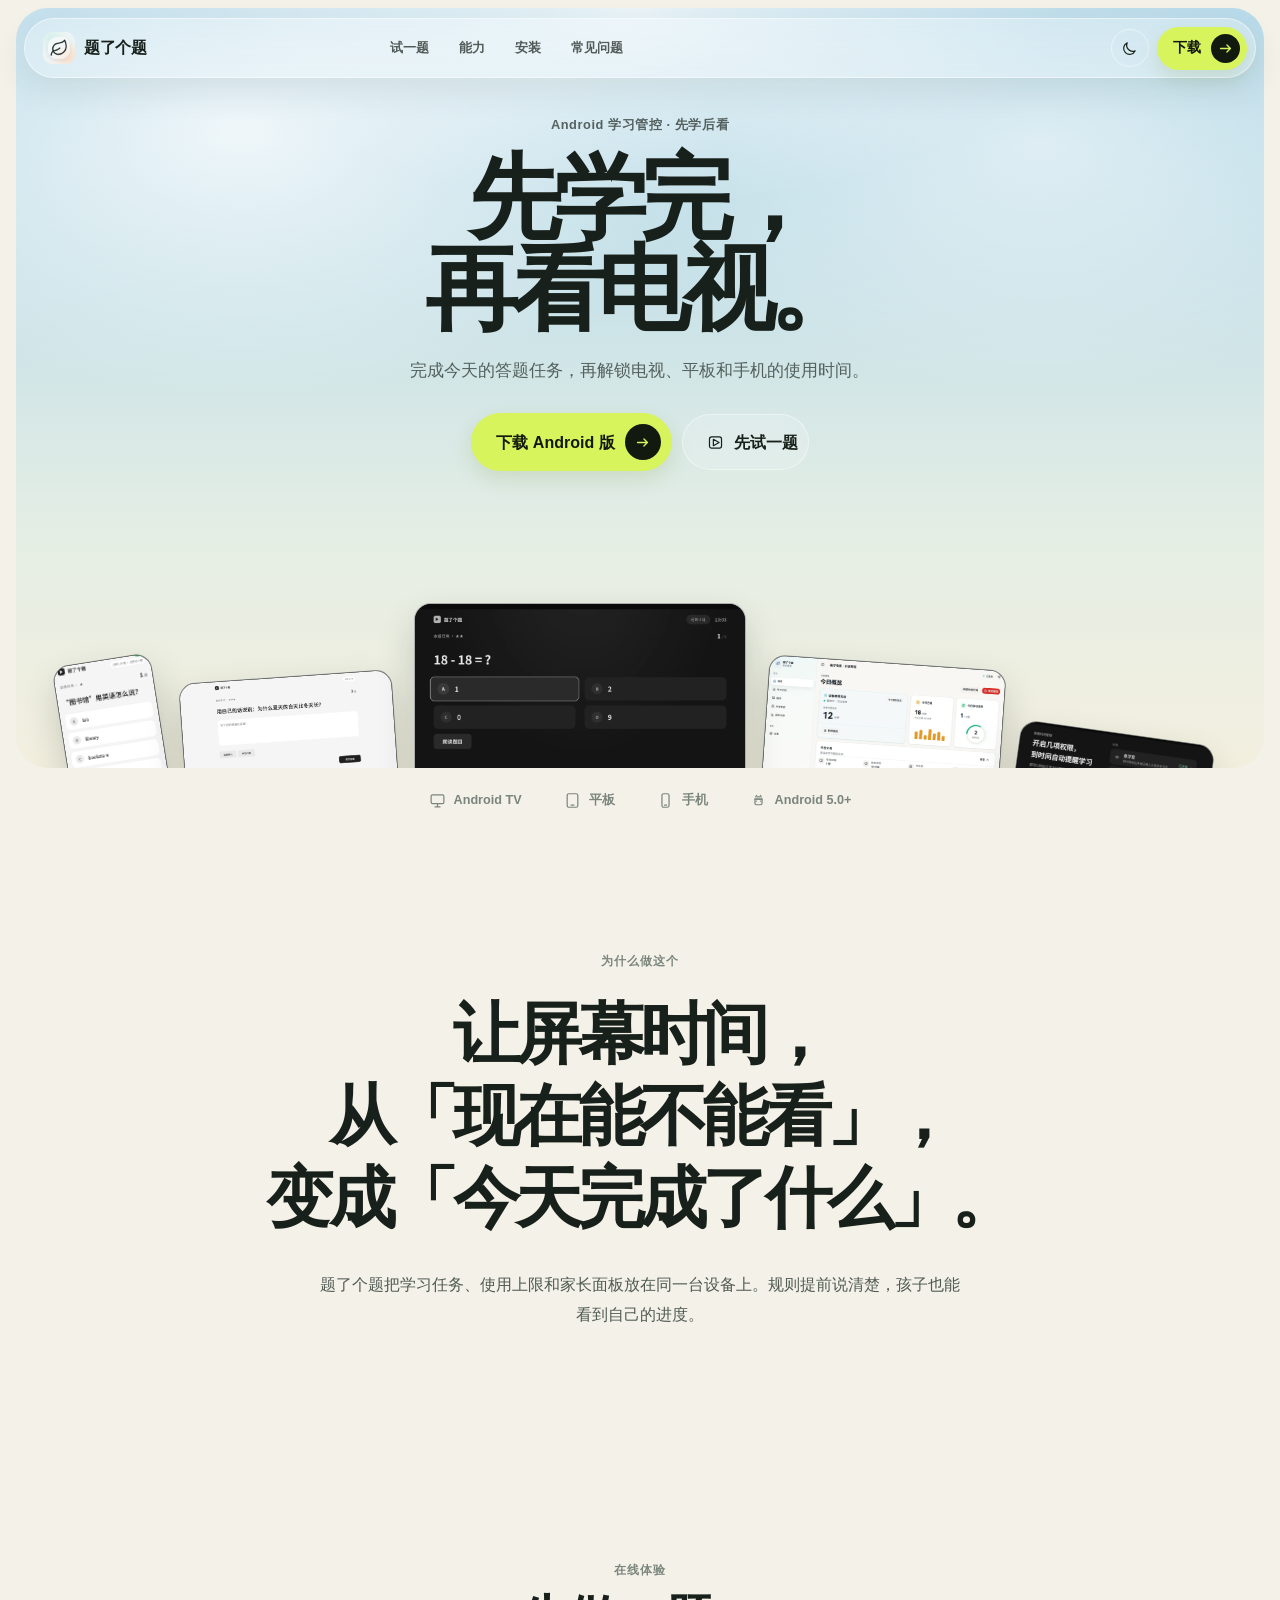
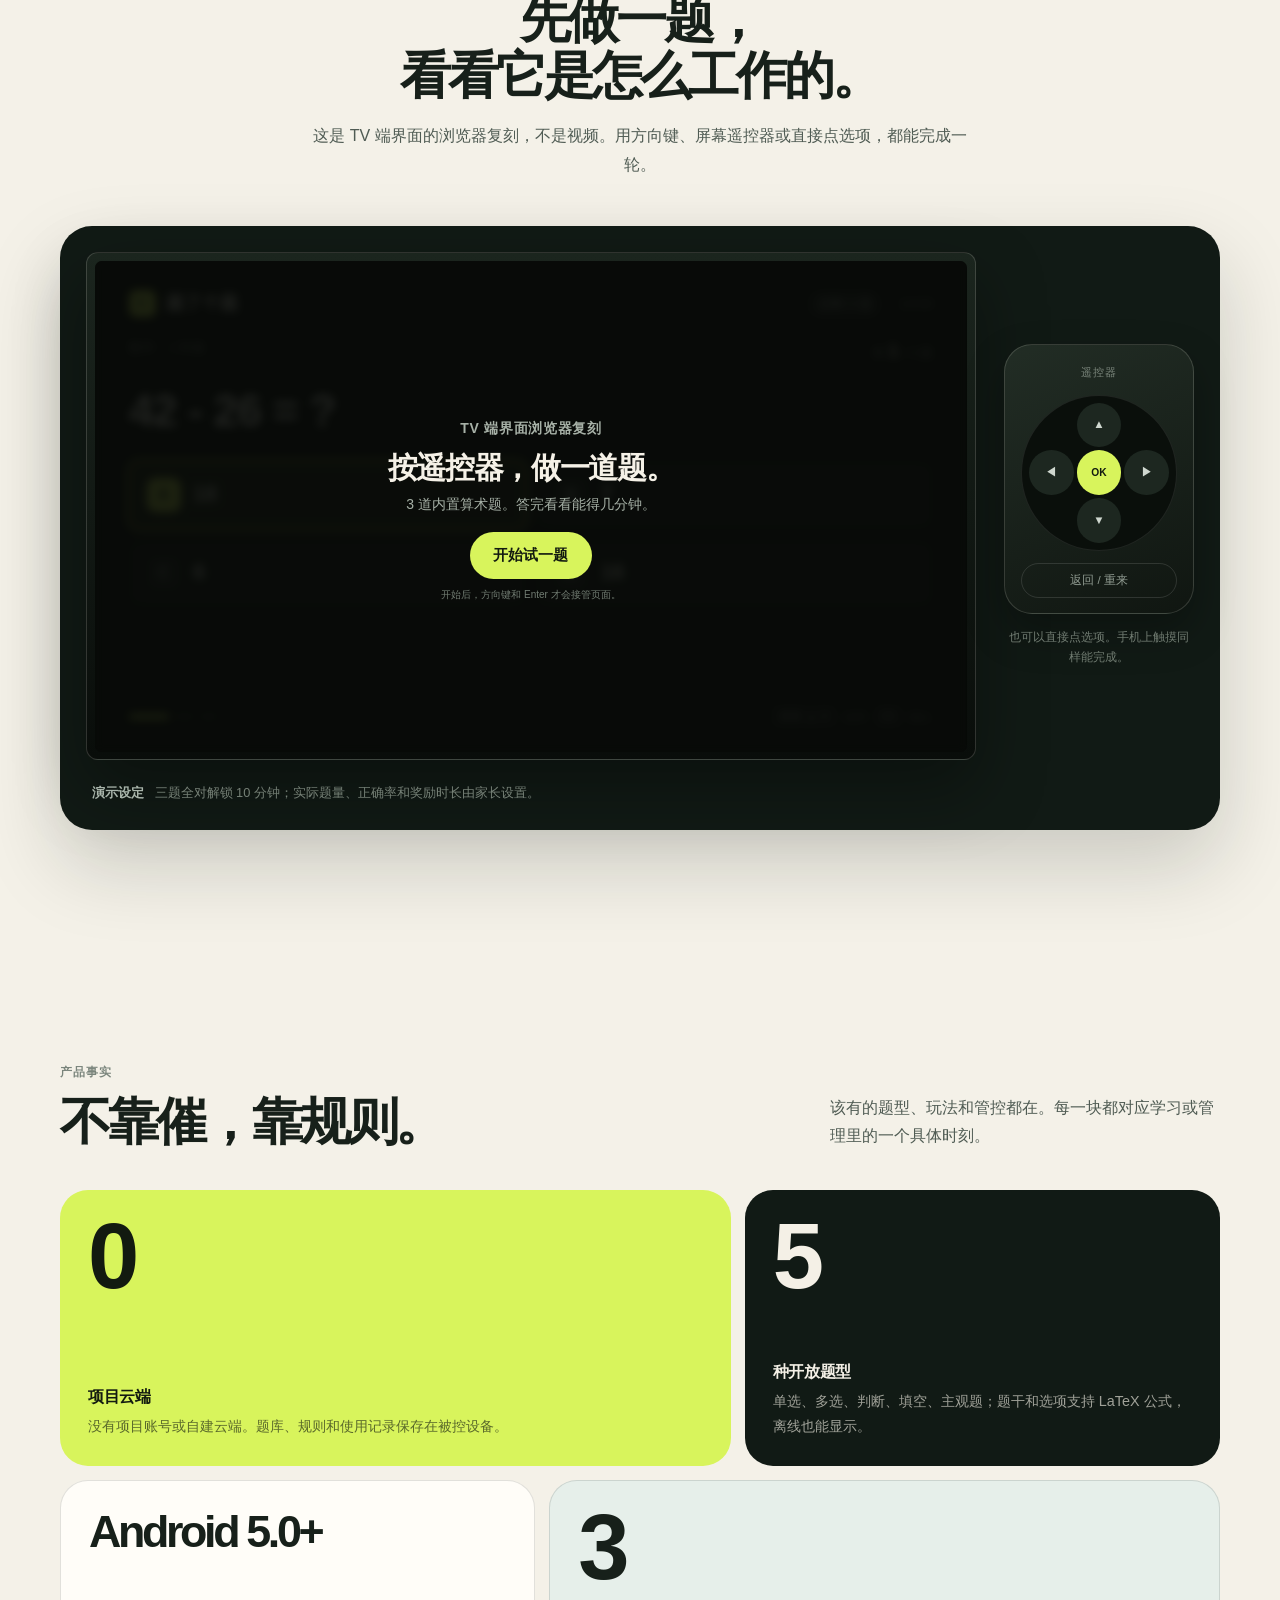
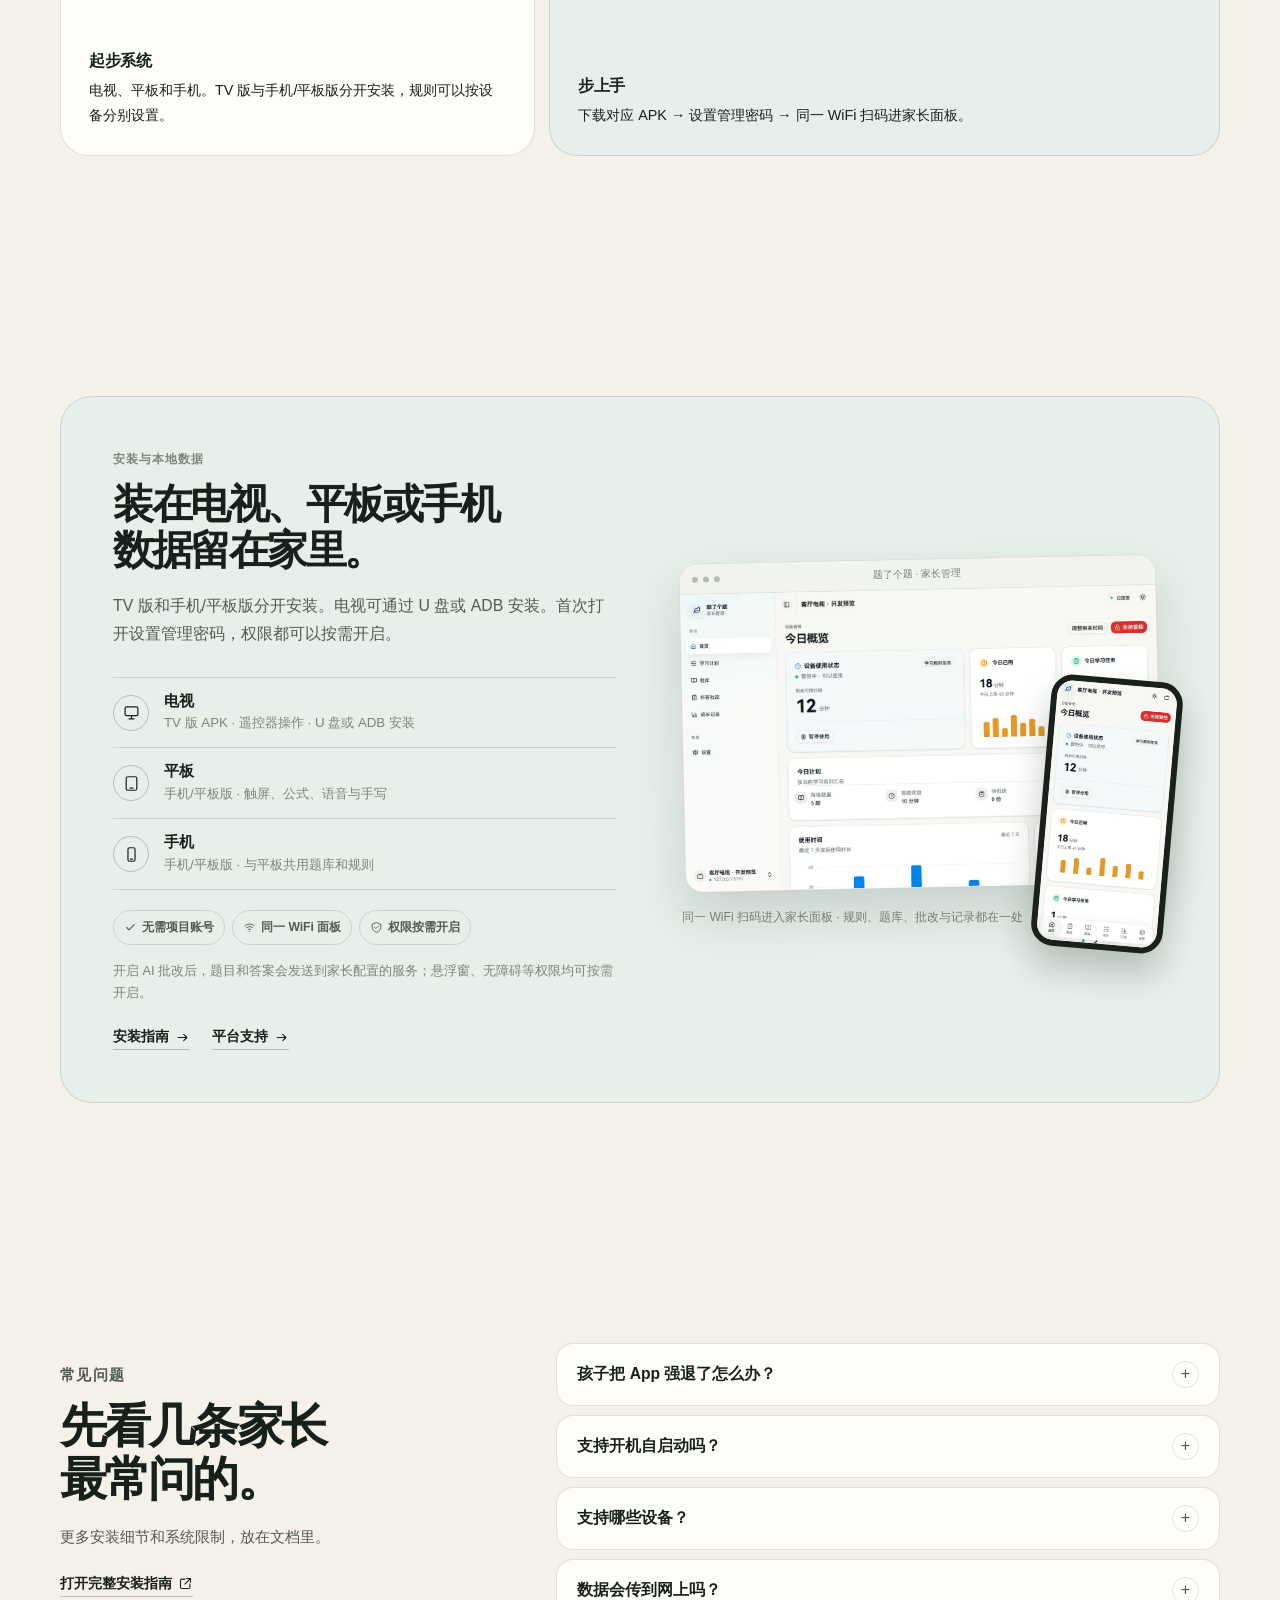
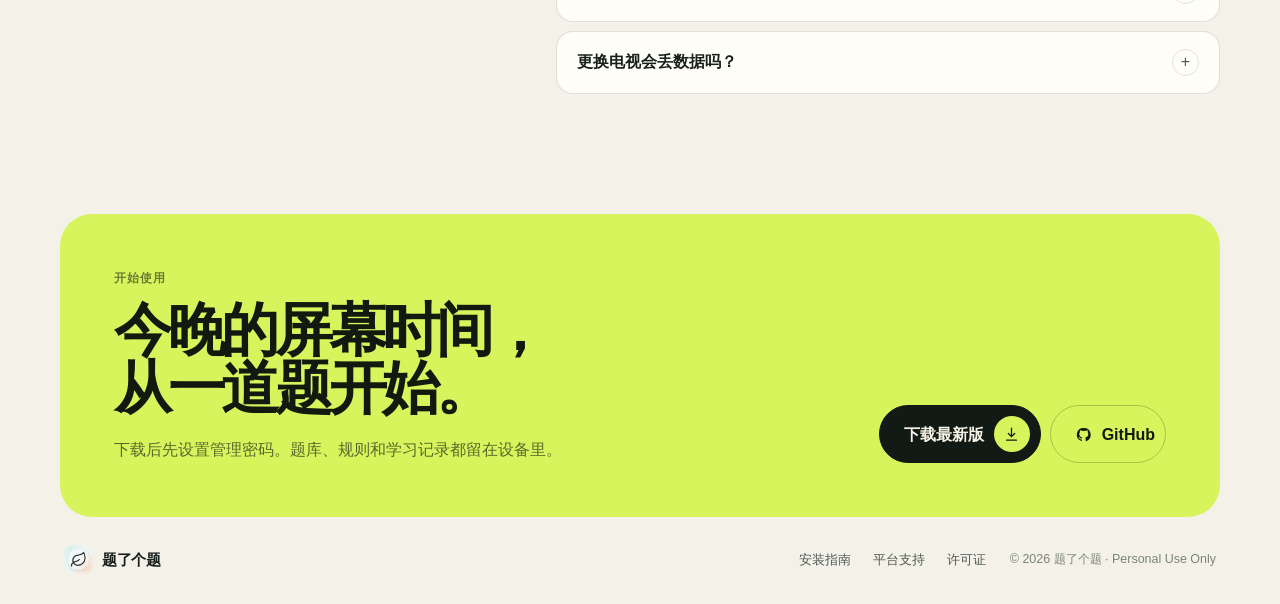
<file: site/index.html>
<!doctype html>
<html lang="zh-CN">
<head>
  <meta charset="utf-8">
  <meta name="viewport" content="width=device-width, initial-scale=1, viewport-fit=cover">
  <title>题了个题 StudyOnTV · 先学再看，让每一点进步被看见</title>
  <meta name="description" content="题了个题（StudyOnTV）是一款 Android 学习管控应用：孩子先完成答题任务，再解锁电视、平板和手机的使用时间。支持单选、填空、主观题与遥控器作答，手机/平板与 TV 版分开安装，题库、规则和记录保存在设备本地。安装后先设置管理密码，权限可按需开启。">
  <meta name="robots" content="index,follow,max-image-preview:large">
  <link rel="canonical" href="https://chadyi.github.io/StudyOnTV/">
  <meta name="theme-color" media="(prefers-color-scheme: light)" content="#f4f1e8" id="theme-color-light">
  <meta name="theme-color" media="(prefers-color-scheme: dark)" content="#101511" id="theme-color-dark">
  <meta name="color-scheme" content="light dark">

  <link rel="icon" type="image/png" sizes="16x16" href="assets/icons/favicon-16.png">
  <link rel="icon" type="image/png" sizes="32x32" href="assets/icons/icon-32.png">
  <link rel="icon" type="image/png" sizes="192x192" href="assets/icons/icon-192.png">
  <link rel="apple-touch-icon" href="assets/icons/apple-touch-icon.png">

  <meta property="og:type" content="website">
  <meta property="og:locale" content="zh_CN">
  <meta property="og:site_name" content="题了个题 StudyOnTV">
  <meta property="og:title" content="题了个题 StudyOnTV · 先学再看，让每一点进步被看见">
  <meta property="og:description" content="孩子先完成答题任务，再解锁电视、平板和手机的使用时间。Android 5.0+，题库与记录保存在设备本地。">
  <meta property="og:url" content="https://chadyi.github.io/StudyOnTV/">
  <meta property="og:image" content="https://chadyi.github.io/StudyOnTV/assets/og.png">
  <meta property="og:image:width" content="1200">
  <meta property="og:image:height" content="630">
  <meta property="og:image:alt" content="题了个题在电视、平板和手机上的学习界面">
  <meta name="twitter:card" content="summary_large_image">
  <meta name="twitter:title" content="题了个题 StudyOnTV · 先学再看，让每一点进步被看见">
  <meta name="twitter:description" content="孩子先完成答题任务，再解锁电视、平板和手机的使用时间。Android 5.0+，本地优先。">
  <meta name="twitter:image" content="https://chadyi.github.io/StudyOnTV/assets/og.png">
  <meta name="twitter:image:alt" content="题了个题在电视、平板和手机上的学习界面">

  <script>
    (function () {
      var theme;
      try { theme = localStorage.getItem('studyontv-theme'); } catch (error) {}
      if (theme !== 'light' && theme !== 'dark') {
        theme = window.matchMedia && window.matchMedia('(prefers-color-scheme: dark)').matches ? 'dark' : 'light';
      }
      document.documentElement.setAttribute('data-theme', theme);
      document.documentElement.style.colorScheme = theme;
      document.documentElement.classList.add('js');
    }());
  </script>
  <link rel="preload" as="image" href="assets/shots/tv-quiz.webp" type="image/webp" fetchpriority="high">
  <link rel="stylesheet" href="styles.css">

  <script type="application/ld+json">
  {
    "@context": "https://schema.org",
    "@graph": [
      {
        "@type": "SoftwareApplication",
        "name": "题了个题 StudyOnTV",
        "alternateName": "StudyOnTV",
        "url": "https://chadyi.github.io/StudyOnTV/",
        "applicationCategory": "EducationalApplication",
        "operatingSystem": "Android 5.0+",
        "softwareVersion": "0.3.23",
        "downloadUrl": "https://github.com/chadyi/StudyOnTV/releases/latest",
        "inLanguage": "zh-CN",
        "isAccessibleForFree": true,
        "offers": {
          "@type": "Offer",
          "price": "0",
          "priceCurrency": "CNY"
        },
        "license": "https://github.com/chadyi/StudyOnTV/blob/main/LICENSE"
      },
      {
        "@type": "WebSite",
        "name": "题了个题 StudyOnTV",
        "url": "https://chadyi.github.io/StudyOnTV/",
        "inLanguage": "zh-CN"
      },
      {
        "@type": "FAQPage",
        "mainEntity": [
          {
            "@type": "Question",
            "name": "孩子把 App 强退了怎么办？",
            "acceptedAnswer": {
              "@type": "Answer",
              "text": "可以按设备条件开启悬浮窗或无障碍，并允许后台运行。系统强制停止应用、撤销权限或卸载会影响管控；重新打开后可以在家长设置中调整权限。"
            }
          },
          {
            "@type": "Question",
            "name": "支持开机自启动吗？",
            "acceptedAnswer": {
              "@type": "Answer",
              "text": "已接入 Android 开机与部分快速开机广播。请先打开 App 完成首次设置，并按厂商要求允许自启动、后台运行。小米等电视的遥控器待机、厂商清后台未必发送开机广播，需要在实际设备上验证，详见安装指南。"
            }
          },
          {
            "@type": "Question",
            "name": "支持哪些设备？",
            "acceptedAnswer": {
              "@type": "Answer",
              "text": "Android 5.0+ 的平板、手机和电视。厂商后台限制需要在实际设备上确认，鸿蒙 NEXT / Tizen / webOS 待支持。"
            }
          },
          {
            "@type": "Question",
            "name": "数据会传到网上吗？",
            "acceptedAnswer": {
              "@type": "Answer",
              "text": "题库和记录保存在被控设备。开启 AI 批改后，题目和答案会发送到家长配置的服务；项目中已有的第三方统计配置另见统计说明。"
            }
          },
          {
            "@type": "Question",
            "name": "更换电视会丢数据吗？",
            "acceptedAnswer": {
              "@type": "Answer",
              "text": "题库可以在手机管理页导出 JSON，换电视后重新导入。"
            }
          }
        ]
      }
    ]
  }
  </script>
</head>
<body>
  <svg class="svg-sprite" aria-hidden="true" focusable="false" xmlns="http://www.w3.org/2000/svg">
    <symbol id="i-download" viewBox="0 0 24 24"><path d="M12 3v12m0 0 4.5-4.5M12 15l-4.5-4.5M5 20h14" fill="none" stroke="currentColor" stroke-width="1.8" stroke-linecap="round" stroke-linejoin="round"/></symbol>
    <symbol id="i-github" viewBox="0 0 24 24"><path d="M12 2.7a9.5 9.5 0 0 0-3 18.5c.5.1.7-.2.7-.5v-1.7c-2.8.6-3.4-1.3-3.4-1.3-.5-1.2-1.1-1.5-1.1-1.5-.9-.6.1-.6.1-.6 1 0 1.6 1 1.6 1 .9 1.5 2.3 1.1 2.9.8.1-.6.4-1 .7-1.2-2.2-.3-4.5-1.1-4.5-4.8 0-1.1.4-2 1-2.7-.1-.3-.4-1.3.1-2.7 0 0 .8-.3 2.8 1a9.6 9.6 0 0 1 5 0c1.9-1.3 2.8-1 2.8-1 .5 1.4.2 2.4.1 2.7.6.7 1 1.6 1 2.7 0 3.7-2.3 4.5-4.5 4.8.4.3.7.9.7 1.9v2.8c0 .3.2.6.7.5a9.5 9.5 0 0 0-3-18.5Z" fill="currentColor"/></symbol>
    <symbol id="i-arrow" viewBox="0 0 24 24"><path d="M5 12h14m-5-5 5 5-5 5" fill="none" stroke="currentColor" stroke-width="1.8" stroke-linecap="round" stroke-linejoin="round"/></symbol>
    <symbol id="i-external" viewBox="0 0 24 24"><path d="M14 4h6v6M20 4l-9 9M19 13v5a2 2 0 0 1-2 2H6a2 2 0 0 1-2-2V7a2 2 0 0 1 2-2h5" fill="none" stroke="currentColor" stroke-width="1.7" stroke-linecap="round" stroke-linejoin="round"/></symbol>
    <symbol id="i-play" viewBox="0 0 24 24"><path d="M9 7.5 17 12l-8 4.5v-9Z" fill="none" stroke="currentColor" stroke-width="1.7" stroke-linejoin="round"/><rect x="3.5" y="4" width="17" height="16" rx="3" fill="none" stroke="currentColor" stroke-width="1.7"/></symbol>
    <symbol id="i-pen" viewBox="0 0 24 24"><path d="m15.5 5.5 3 3M4 20l4.5-1 10-10a2.1 2.1 0 0 0-3-3l-10 10L4 20Z" fill="none" stroke="currentColor" stroke-width="1.7" stroke-linecap="round" stroke-linejoin="round"/></symbol>
    <symbol id="i-shield" viewBox="0 0 24 24"><path d="M12 3 20 6v5.5c0 4.5-3.2 7.7-8 9.5-4.8-1.8-8-5-8-9.5V6l8-3Z" fill="none" stroke="currentColor" stroke-width="1.7" stroke-linejoin="round"/><path d="m8.5 11.7 2.3 2.3 4.7-4.7" fill="none" stroke="currentColor" stroke-width="1.7" stroke-linecap="round" stroke-linejoin="round"/></symbol>
    <symbol id="i-monitor" viewBox="0 0 24 24"><rect x="3" y="4" width="18" height="12.5" rx="2" fill="none" stroke="currentColor" stroke-width="1.7"/><path d="M8.5 21h7M12 16.5V21" fill="none" stroke="currentColor" stroke-width="1.7" stroke-linecap="round"/></symbol>
    <symbol id="i-tablet" viewBox="0 0 24 24"><rect x="4.5" y="2.5" width="15" height="19" rx="2.5" fill="none" stroke="currentColor" stroke-width="1.7"/><path d="M10 18.5h4" fill="none" stroke="currentColor" stroke-width="1.7" stroke-linecap="round"/></symbol>
    <symbol id="i-phone" viewBox="0 0 24 24"><rect x="7" y="2.5" width="10" height="19" rx="2.5" fill="none" stroke="currentColor" stroke-width="1.7"/><path d="M10.5 18.5h3" fill="none" stroke="currentColor" stroke-width="1.7" stroke-linecap="round"/></symbol>
    <symbol id="i-android" viewBox="0 0 24 24"><path d="M7 10h10v6a2 2 0 0 1-2 2H9a2 2 0 0 1-2-2v-6Zm1-3 1.4-2.2M16 7l-1.4-2.2M9 13h.01M15 13h.01" fill="none" stroke="currentColor" stroke-width="1.7" stroke-linecap="round"/><path d="M7 10h10M10 7h4" fill="none" stroke="currentColor" stroke-width="1.7" stroke-linecap="round"/></symbol>
    <symbol id="i-menus" viewBox="0 0 24 24"><path d="M4 7h16M4 12h16M4 17h16" fill="none" stroke="currentColor" stroke-width="1.8" stroke-linecap="round"/></symbol>
    <symbol id="i-close" viewBox="0 0 24 24"><path d="m6 6 12 12M18 6 6 18" fill="none" stroke="currentColor" stroke-width="1.8" stroke-linecap="round"/></symbol>
    <symbol id="i-sun" viewBox="0 0 24 24"><circle cx="12" cy="12" r="3.8" fill="none" stroke="currentColor" stroke-width="1.7"/><path d="M12 2v2.2M12 19.8V22M2 12h2.2M19.8 12H22M4.9 4.9l1.6 1.6M17.5 17.5l1.6 1.6M19.1 4.9l-1.6 1.6M6.5 17.5l-1.6 1.6" fill="none" stroke="currentColor" stroke-width="1.7" stroke-linecap="round"/></symbol>
    <symbol id="i-moon" viewBox="0 0 24 24"><path d="M20 15.2A8.5 8.5 0 0 1 8.8 4 8.5 8.5 0 1 0 20 15.2Z" fill="none" stroke="currentColor" stroke-width="1.7" stroke-linejoin="round"/></symbol>
    <symbol id="i-wifi" viewBox="0 0 24 24"><path d="M3.5 8.5a13 13 0 0 1 17 0M6.5 12a9 9 0 0 1 11 0M9.5 15.5a5 5 0 0 1 5 0" fill="none" stroke="currentColor" stroke-width="1.7" stroke-linecap="round"/><circle cx="12" cy="19" r="1.2" fill="currentColor"/></symbol>
    <symbol id="i-lock" viewBox="0 0 24 24"><rect x="4.5" y="10" width="15" height="10.5" rx="2" fill="none" stroke="currentColor" stroke-width="1.7"/><path d="M8 10V7.5a4 4 0 0 1 8 0V10" fill="none" stroke="currentColor" stroke-width="1.7"/><path d="M12 14v2.5" fill="none" stroke="currentColor" stroke-width="1.7" stroke-linecap="round"/></symbol>
    <symbol id="i-book" viewBox="0 0 24 24"><path d="M4 5.5A2.5 2.5 0 0 1 6.5 3H20v16H6.5A2.5 2.5 0 0 0 4 21.5V5.5Z" fill="none" stroke="currentColor" stroke-width="1.7" stroke-linejoin="round"/><path d="M4 18.5A2.5 2.5 0 0 1 6.5 16H20" fill="none" stroke="currentColor" stroke-width="1.7"/></symbol>
    <symbol id="i-database" viewBox="0 0 24 24"><ellipse cx="12" cy="5.5" rx="7.5" ry="3" fill="none" stroke="currentColor" stroke-width="1.7"/><path d="M4.5 5.5v6c0 1.7 3.4 3 7.5 3s7.5-1.3 7.5-3v-6M4.5 11.5v6c0 1.7 3.4 3 7.5 3s7.5-1.3 7.5-3v-6" fill="none" stroke="currentColor" stroke-width="1.7"/></symbol>
    <symbol id="i-check" viewBox="0 0 24 24"><path d="m5 12 4.2 4.2L19 6.5" fill="none" stroke="currentColor" stroke-width="2" stroke-linecap="round" stroke-linejoin="round"/></symbol>
  </svg>

  <a class="skip-link" href="#main">跳到主要内容</a>

  <header class="site-header" id="site-header">
    <div class="nav-shell">
      <a class="brand" href="#top" aria-label="题了个题首页">
        <img src="assets/icons/icon-192.png" width="34" height="34" alt="">
        <span class="brand-name">题了个题</span>
      </a>

      <nav class="nav-links" id="site-nav" aria-label="主导航">
        <a href="#demo">试一题</a>
        <a href="#facts">能力</a>
        <a href="#devices">安装</a>
        <a href="#faq">常见问题</a>
      </nav>

      <div class="nav-actions">
        <button class="icon-button theme-toggle" type="button" id="theme-toggle" aria-label="切换到深色模式" title="切换深浅色">
          <svg class="icon icon-sun" aria-hidden="true"><use href="#i-sun"></use></svg>
          <svg class="icon icon-moon" aria-hidden="true"><use href="#i-moon"></use></svg>
        </button>
        <a class="pill pill-lime nav-cta" href="https://github.com/chadyi/StudyOnTV/releases/latest" target="_blank" rel="noopener">
          <span>下载</span>
          <span class="pill-dot" aria-hidden="true"><svg class="icon"><use href="#i-arrow"></use></svg></span>
        </a>
        <button class="icon-button menu-toggle" type="button" id="menu-toggle" aria-controls="site-nav" aria-expanded="false" aria-label="打开导航菜单">
          <svg class="icon icon-menu" aria-hidden="true"><use href="#i-menus"></use></svg>
          <svg class="icon icon-close" aria-hidden="true"><use href="#i-close"></use></svg>
        </button>
      </div>
    </div>
  </header>

  <main id="main">
    <section class="hero" id="top" aria-labelledby="hero-title">
      <div class="hero-card">
        <div class="hero-light" aria-hidden="true"></div>
        <div class="hero-copy">
          <p class="hero-eyebrow">Android 学习管控 · 先学后看</p>
          <h1 id="hero-title">先学完，<br>再看电视。</h1>
          <p class="hero-lede">完成今天的答题任务，再解锁电视、平板和手机的使用时间。</p>
          <div class="hero-actions">
            <a class="pill pill-lime pill-lg" href="https://github.com/chadyi/StudyOnTV/releases/latest" target="_blank" rel="noopener">
              下载 Android 版
              <span class="pill-dot" aria-hidden="true"><svg class="icon"><use href="#i-arrow"></use></svg></span>
            </a>
            <a class="pill pill-glass pill-lg" href="#demo">
              <svg class="icon" aria-hidden="true"><use href="#i-play"></use></svg>
              先试一题
            </a>
          </div>
        </div>

        <div class="hero-products" aria-label="电视、平板、手机和家长面板界面">
          <figure class="product-card product-phone">
            <img src="assets/shots/phone-screen.webp" width="390" height="844" alt="手机上的选择题作答界面" fetchpriority="high" decoding="async">
          </figure>
          <figure class="product-card product-tablet">
            <img src="assets/shots/tablet-screen.webp" width="1280" height="776" alt="平板上的主观题手写作答界面" fetchpriority="high" decoding="async">
          </figure>
          <figure class="product-card product-tv">
            <img src="assets/shots/tv-quiz.webp" width="1920" height="1080" alt="电视上的算术题作答界面，使用遥控器方向键选择" fetchpriority="high" decoding="async">
          </figure>
          <figure class="product-card product-parent">
            <img src="assets/shots/parent-dashboard.webp" width="1280" height="800" alt="家长管理面板的今日概览" fetchpriority="high" decoding="async">
          </figure>
          <figure class="product-card product-setup">
            <img src="assets/shots/setup-tv.webp" width="1920" height="1080" alt="电视上的权限设置界面" fetchpriority="high" decoding="async">
          </figure>
        </div>
      </div>

      <div class="platform-strip" aria-label="支持平台">
        <ul>
          <li><svg class="icon" aria-hidden="true"><use href="#i-monitor"></use></svg>Android TV</li>
          <li><svg class="icon" aria-hidden="true"><use href="#i-tablet"></use></svg>平板</li>
          <li><svg class="icon" aria-hidden="true"><use href="#i-phone"></use></svg>手机</li>
          <li><svg class="icon" aria-hidden="true"><use href="#i-android"></use></svg>Android 5.0+</li>
        </ul>
      </div>
    </section>

    <section class="section about" id="about" aria-labelledby="about-title">
      <div class="container about-inner">
        <p class="section-label">为什么做这个</p>
        <h2 id="about-title">让屏幕时间，<br>从「现在能不能看」，<br>变成「今天完成了什么」。</h2>
        <p class="about-note">题了个题把学习任务、使用上限和家长面板放在同一台设备上。规则提前说清楚，孩子也能看到自己的进度。</p>
      </div>
    </section>

    <section class="section demo-section" id="demo" aria-labelledby="demo-title">
      <div class="container">
        <div class="section-head section-head-center">
          <p class="section-label">在线体验</p>
          <h2 id="demo-title">先做一题，<br>看看它是怎么工作的。</h2>
          <p class="section-lede">这是 TV 端界面的浏览器复刻，不是视频。用方向键、屏幕遥控器或直接点选项，都能完成一轮。</p>
        </div>

        <div class="demo-card">
          <div class="demo-layout">
            <div class="demo-stage" id="tv-demo" tabindex="0" aria-label="题了个题电视端答题演示">
              <div class="demo-screen">
                <div class="demo-top">
                  <div class="demo-brand"><span class="demo-logo" aria-hidden="true"></span>题了个题</div>
                  <div class="demo-top-right"><span class="demo-pill">还剩 3 题</span><span class="demo-clock">13:03</span></div>
                </div>

                <div class="demo-meta">
                  <span id="demo-subject">数学 · 二年级</span>
                  <span class="demo-count">第 <b id="demo-current">1</b> / 3 题</span>
                </div>

                <p class="demo-question" id="demo-question">42 - 26 = ?</p>
                <div class="demo-options" id="demo-options" role="group" aria-label="选项"></div>

                <div class="demo-foot">
                  <span class="demo-dots" id="demo-dots" aria-hidden="true"><i class="is-now"></i><i></i><i></i></span>
                  <span class="demo-hint"><span class="demo-keys" aria-hidden="true">◀ ▶ ▲ ▼</span> 选择 <span class="demo-keys" aria-hidden="true">OK</span> 确认</span>
                </div>

                <div class="demo-start" id="demo-start">
                  <div class="demo-start-inner">
                    <p class="demo-kicker">TV 端界面浏览器复刻</p>
                    <h3>按遥控器，做一道题。</h3>
                    <p>3 道内置算术题。答完看看能得几分钟。</p>
                    <button class="demo-btn demo-btn-light" type="button" id="demo-start-btn">开始试一题</button>
                    <p class="demo-start-note">开始后，方向键和 Enter 才会接管页面。</p>
                  </div>
                </div>

                <div class="demo-feedback" id="demo-feedback" hidden aria-live="polite">
                  <div class="demo-feedback-copy">
                    <p class="demo-feedback-title" id="demo-feedback-title">答对了</p>
                    <p class="demo-feedback-answer" id="demo-feedback-answer">正确答案：16</p>
                    <p class="demo-feedback-tip" id="demo-feedback-tip">答案是 16。</p>
                  </div>
                  <button class="demo-btn demo-btn-light" type="button" id="demo-continue">继续</button>
                </div>

                <div class="demo-result" id="demo-result" hidden aria-live="polite">
                  <p class="demo-kicker">本轮完成</p>
                  <p class="demo-result-score">答对 <b id="demo-score">0</b> / 3</p>
                  <p class="demo-result-reward" id="demo-reward">获得 0 分钟</p>
                  <p class="demo-result-note" id="demo-result-note">三题全对可解锁 10 分钟（演示设定）。</p>
                  <div class="demo-result-actions">
                    <button class="demo-btn demo-btn-light" type="button" id="demo-retry">再来一轮</button>
                    <a class="demo-btn demo-btn-ghost" href="https://github.com/chadyi/StudyOnTV/releases/latest" target="_blank" rel="noopener">下载 TV 版</a>
                  </div>
                </div>
              </div>
            </div>

            <aside class="demo-side" aria-label="屏幕遥控器">
              <div class="demo-remote">
                <span class="remote-label">遥控器</span>
                <div class="remote-dpad">
                  <button type="button" class="remote-key remote-up" data-dir="up" aria-label="上移选项">▲</button>
                  <button type="button" class="remote-key remote-left" data-dir="left" aria-label="左移选项">◀</button>
                  <button type="button" class="remote-key remote-ok" data-ok aria-label="确认选项">OK</button>
                  <button type="button" class="remote-key remote-right" data-dir="right" aria-label="右移选项">▶</button>
                  <button type="button" class="remote-key remote-down" data-dir="down" aria-label="下移选项">▼</button>
                </div>
                <button type="button" class="remote-back" id="demo-reset" aria-label="重新开始演示">返回 / 重来</button>
              </div>
              <p class="demo-side-note">也可以直接点选项。手机上触摸同样能完成。</p>
            </aside>
          </div>

          <p class="demo-caption"><span>演示设定</span> 三题全对解锁 10 分钟；实际题量、正确率和奖励时长由家长设置。</p>
        </div>
      </div>
    </section>

    <section class="section facts" id="facts" aria-labelledby="facts-title">
      <div class="container">
        <div class="facts-head">
          <div>
            <p class="section-label">产品事实</p>
            <h2 id="facts-title">不靠催，靠规则。</h2>
          </div>
          <p class="facts-lede">该有的题型、玩法和管控都在。每一块都对应学习或管理里的一个具体时刻。</p>
        </div>

        <div class="fact-grid">
          <article class="fact fact-lime">
            <p class="fact-number">0</p>
            <div>
              <h3>项目云端</h3>
              <p>没有项目账号或自建云端。题库、规则和使用记录保存在被控设备。</p>
            </div>
          </article>
          <article class="fact fact-dark">
            <p class="fact-number">5</p>
            <div>
              <h3>种开放题型</h3>
              <p>单选、多选、判断、填空、主观题；题干和选项支持 LaTeX 公式，离线也能显示。</p>
            </div>
          </article>
          <article class="fact fact-paper">
            <p class="fact-number fact-number-word">Android 5.0+</p>
            <div>
              <h3>起步系统</h3>
              <p>电视、平板和手机。TV 版与手机/平板版分开安装，规则可以按设备分别设置。</p>
            </div>
          </article>
          <article class="fact fact-paper fact-soft">
            <p class="fact-number">3</p>
            <div>
              <h3>步上手</h3>
              <p>下载对应 APK → 设置管理密码 → 同一 WiFi 扫码进家长面板。</p>
            </div>
          </article>
        </div>
      </div>
    </section>

    <section class="section install" id="devices" aria-labelledby="devices-title">
      <div class="container">
        <div class="install-panel">
          <div class="install-copy">
            <p class="section-label">安装与本地数据</p>
            <h2 id="devices-title">装在电视、平板或<span class="keep">手机</span><br class="install-break">数据留在家里。</h2>
            <p class="install-lede">TV 版和手机/平板版分开安装。电视可通过 U 盘或 ADB 安装。首次打开设置管理密码，权限都可以按需开启。</p>

            <ul class="platform-list" aria-label="支持设备">
              <li>
                <span class="platform-icon"><svg class="icon" aria-hidden="true"><use href="#i-monitor"></use></svg></span>
                <div><h3>电视</h3><p>TV 版 APK · 遥控器操作 · U 盘或 ADB 安装</p></div>
              </li>
              <li>
                <span class="platform-icon"><svg class="icon" aria-hidden="true"><use href="#i-tablet"></use></svg></span>
                <div><h3>平板</h3><p>手机/平板版 · 触屏、公式、语音与手写</p></div>
              </li>
              <li>
                <span class="platform-icon"><svg class="icon" aria-hidden="true"><use href="#i-phone"></use></svg></span>
                <div><h3>手机</h3><p>手机/平板版 · 与平板共用题库和规则</p></div>
              </li>
            </ul>

            <div class="local-pills" aria-label="本地优先特性">
              <span><svg class="icon" aria-hidden="true"><use href="#i-check"></use></svg>无需项目账号</span>
              <span><svg class="icon" aria-hidden="true"><use href="#i-wifi"></use></svg>同一 WiFi 面板</span>
              <span><svg class="icon" aria-hidden="true"><use href="#i-shield"></use></svg>权限按需开启</span>
            </div>
            <p class="local-note">开启 AI 批改后，题目和答案会发送到家长配置的服务；悬浮窗、无障碍等权限均可按需开启。</p>

            <div class="install-links">
              <a class="text-link" href="https://github.com/chadyi/StudyOnTV/blob/main/docs/install.md" target="_blank" rel="noopener">安装指南 <svg class="icon" aria-hidden="true"><use href="#i-arrow"></use></svg></a>
              <a class="text-link" href="https://github.com/chadyi/StudyOnTV/blob/main/docs/platform-support.md" target="_blank" rel="noopener">平台支持 <svg class="icon" aria-hidden="true"><use href="#i-arrow"></use></svg></a>
            </div>
          </div>

          <div class="install-visual">
            <figure class="install-shot">
              <div class="window-bar" aria-hidden="true"><i></i><i></i><i></i><span>题了个题 · 家长管理</span></div>
              <img src="assets/shots/parent-dashboard.webp" width="1280" height="800" alt="电脑浏览器中的家长管理面板，显示设备状态、今日计划和设备控制" loading="lazy" decoding="async">
            </figure>
            <figure class="install-phone">
              <img src="assets/shots/parent-phone.webp" width="390" height="844" alt="手机浏览器中的家长管理面板" loading="lazy" decoding="async">
            </figure>
            <p class="install-caption">同一 WiFi 扫码进入家长面板 · 规则、题库、批改与记录都在一处</p>
          </div>
        </div>
      </div>
    </section>

    <section class="section faq" id="faq" aria-labelledby="faq-title">
      <div class="container faq-wrap">
        <div class="faq-head">
          <p class="section-label">常见问题</p>
          <h2 id="faq-title">先看几条家长<br>最常问的。</h2>
          <p>更多安装细节和系统限制，放在文档里。</p>
          <a class="text-link" href="https://github.com/chadyi/StudyOnTV/blob/main/docs/install.md" target="_blank" rel="noopener">打开完整安装指南 <svg class="icon" aria-hidden="true"><use href="#i-external"></use></svg></a>
        </div>

        <div class="faq-list">
          <details>
            <summary>孩子把 App 强退了怎么办？</summary>
            <p>可以按设备条件开启悬浮窗或无障碍，并允许后台运行。系统强制停止应用、撤销权限或卸载会影响管控；重新打开后可以在家长设置中调整权限。</p>
          </details>
          <details>
            <summary>支持开机自启动吗？</summary>
            <p>已接入 Android 开机与部分快速开机广播。请先打开 App 完成首次设置，并按厂商要求允许自启动、后台运行。小米等电视的遥控器待机、厂商清后台未必发送开机广播，需要在实际设备上验证，详见安装指南。</p>
          </details>
          <details>
            <summary>支持哪些设备？</summary>
            <p>Android 5.0+ 的平板、手机和电视。厂商后台限制需要在实际设备上确认，鸿蒙 NEXT / Tizen / webOS 待支持。</p>
          </details>
          <details>
            <summary>数据会传到网上吗？</summary>
            <p>题库和记录保存在被控设备。开启 AI 批改后，题目和答案会发送到家长配置的服务；项目中已有的第三方统计配置另见统计说明。</p>
          </details>
          <details>
            <summary>更换电视会丢数据吗？</summary>
            <p>题库可以在手机管理页导出 JSON，换电视后重新导入。</p>
          </details>
        </div>
      </div>
    </section>
  </main>

  <footer class="site-footer">
    <div class="container">
      <div class="footer-cta">
        <div>
          <p class="section-label">开始使用</p>
          <h2>今晚的屏幕时间，<br>从一道题开始。</h2>
          <p>下载后先设置管理密码。题库、规则和学习记录都留在设备里。</p>
        </div>
        <div class="footer-actions">
          <a class="pill pill-dark pill-lg" href="https://github.com/chadyi/StudyOnTV/releases/latest" target="_blank" rel="noopener">
            下载最新版
            <span class="pill-dot" aria-hidden="true"><svg class="icon"><use href="#i-download"></use></svg></span>
          </a>
          <a class="pill pill-outline pill-lg" href="https://github.com/chadyi/StudyOnTV" target="_blank" rel="noopener">
            <svg class="icon" aria-hidden="true"><use href="#i-github"></use></svg>
            GitHub
          </a>
        </div>
      </div>

      <div class="footer-bottom">
        <a class="brand footer-brand" href="#top" aria-label="回到页面顶部">
          <img src="assets/icons/icon-192.png" width="30" height="30" alt="">
          <span class="brand-name">题了个题</span>
        </a>
        <nav class="footer-links" aria-label="页脚链接">
          <a href="https://github.com/chadyi/StudyOnTV/blob/main/docs/install.md" target="_blank" rel="noopener">安装指南</a>
          <a href="https://github.com/chadyi/StudyOnTV/blob/main/docs/platform-support.md" target="_blank" rel="noopener">平台支持</a>
          <a href="https://github.com/chadyi/StudyOnTV/blob/main/LICENSE" target="_blank" rel="noopener">许可证</a>
        </nav>
        <p class="footer-copy">© <span id="year">2026</span> 题了个题 · Personal Use Only</p>
      </div>
    </div>
  </footer>

  <script src="main.js" defer></script>
  <script src="tv-demo.js" defer></script>
</body>
</html>
</file>
<file: site/styles.css>
/* 题了个题 · GitHub Pages landing page */
:root {
  --paper: #f4f1e8;
  --paper-2: #ebe6da;
  --surface: #fffdf8;
  --surface-2: #e6efea;
  --ink: #17201a;
  --ink-2: #4f5b53;
  --ink-3: #7a857c;
  --line: rgba(23, 32, 26, .13);
  --line-strong: rgba(23, 32, 26, .24);
  --lime: #d8f45c;
  --lime-strong: #c9ea42;
  --lime-ink: #121a10;
  --dark: #111a15;
  --dark-2: #1b2820;
  --focus: #245b3d;
  --nav-bg: rgba(255, 255, 255, .26);
  --nav-border: rgba(255, 255, 255, .48);
  --nav-text: #17201a;
  --hero-text: #17201a;
  --hero-muted: rgba(23, 32, 26, .68);
  --hero-card: radial-gradient(ellipse 55% 50% at 18% 16%, rgba(255, 255, 255, .78), transparent 70%),
    radial-gradient(ellipse 52% 48% at 82% 18%, rgba(255, 255, 255, .52), transparent 68%),
    linear-gradient(180deg, #acd4e6 0%, #c9e2e8 38%, #e5eee4 70%, #f3efdf 100%);
  --shadow: 0 30px 70px rgba(27, 46, 36, .13);
  --sans: "PingFang SC", "Hiragino Sans GB", "Microsoft YaHei", "Noto Sans CJK SC", "Helvetica Neue", Arial, sans-serif;
  --ease: cubic-bezier(.22, .61, .36, 1);
}

:root[data-theme="dark"] {
  --paper: #0f1411;
  --paper-2: #151d18;
  --surface: #1a241d;
  --surface-2: #1c2c23;
  --ink: #f2eee4;
  --ink-2: #aeb9b0;
  --ink-3: #859188;
  --line: rgba(242, 238, 228, .14);
  --line-strong: rgba(242, 238, 228, .26);
  --focus: #a4dfb9;
  --nav-bg: rgba(12, 20, 15, .42);
  --nav-border: rgba(255, 255, 255, .18);
  --nav-text: #f2eee4;
  --hero-text: #f7f3e8;
  --hero-muted: rgba(247, 243, 232, .72);
  --hero-card: radial-gradient(ellipse 55% 50% at 18% 16%, rgba(136, 193, 205, .28), transparent 70%),
    radial-gradient(ellipse 52% 48% at 82% 18%, rgba(216, 244, 92, .12), transparent 68%),
    linear-gradient(180deg, #14242d 0%, #1a2a25 52%, #1a231c 100%);
  --shadow: 0 30px 70px rgba(0, 0, 0, .3);
}

*,
*::before,
*::after { box-sizing: border-box; }

html {
  scroll-behavior: smooth;
  -webkit-text-size-adjust: 100%;
}

body {
  margin: 0;
  background: var(--paper);
  color: var(--ink);
  font-family: var(--sans);
  font-size: 17px;
  line-height: 1.7;
  -webkit-font-smoothing: antialiased;
  overflow-x: hidden;
  transition: background-color .3s ease, color .3s ease;
}

body.nav-open { overflow: hidden; }

::selection { background: var(--lime); color: var(--lime-ink); }

img { max-width: 100%; }

a {
  color: inherit;
  text-decoration-thickness: 1px;
  text-underline-offset: .18em;
}

button,
summary { -webkit-tap-highlight-color: transparent; }

button { font: inherit; }

h1,
h2,
h3,
p,
figure,
ul,
dl,
dd { margin: 0; }

h1,
h2,
h3 {
  font-family: var(--sans);
  font-weight: 800;
  letter-spacing: -.045em;
}

h1 { line-height: .98; }
h2 { line-height: 1.1; }
h3 { line-height: 1.35; }

:focus-visible { outline: 2px solid var(--focus); outline-offset: 3px; }

.svg-sprite { position: absolute; width: 0; height: 0; overflow: hidden; }

.icon {
  display: inline-block;
  width: 1.1em;
  height: 1.1em;
  flex: none;
  vertical-align: -.12em;
  fill: none;
}

.container {
  width: min(1160px, calc(100% - 64px));
  margin: 0 auto;
}

.skip-link {
  position: fixed;
  z-index: 300;
  top: 12px;
  left: 12px;
  padding: 10px 16px;
  border-radius: 999px;
  background: var(--ink);
  color: var(--paper);
  font-size: .9rem;
  transform: translateY(-160%);
  transition: transform .2s ease;
}

.skip-link:focus { transform: none; }

/* Pill buttons */
.pill {
  display: inline-flex;
  align-items: center;
  justify-content: center;
  gap: 10px;
  min-height: 42px;
  padding: 8px 10px 8px 17px;
  border: 1px solid transparent;
  border-radius: 999px;
  font-size: .9rem;
  font-weight: 700;
  line-height: 1.2;
  text-decoration: none;
  cursor: pointer;
  transition: transform .2s var(--ease), background-color .2s ease, border-color .2s ease, box-shadow .2s ease;
}

.pill:hover { transform: translateY(-1px); }
.pill .icon { width: 17px; height: 17px; }

.pill-dot {
  display: inline-flex;
  align-items: center;
  justify-content: center;
  width: 28px;
  height: 28px;
  flex: none;
  border-radius: 50%;
}

.pill-lime {
  background: var(--lime);
  border-color: var(--lime);
  color: var(--lime-ink);
  box-shadow: 0 8px 20px rgba(105, 136, 23, .16);
}

.pill-lime:hover { background: var(--lime-strong); border-color: var(--lime-strong); }
.pill-lime .pill-dot { background: var(--lime-ink); color: var(--lime); }
.pill-glass { background: rgba(255, 255, 255, .16); border-color: rgba(255, 255, 255, .45); color: var(--hero-text); backdrop-filter: blur(10px); -webkit-backdrop-filter: blur(10px); }
.pill-glass:hover { background: rgba(255, 255, 255, .25); }
.pill-dark { background: var(--dark); border-color: var(--dark); color: #f6f2e6; }
.pill-dark .pill-dot { background: var(--lime); color: var(--lime-ink); }
.pill-outline { border-color: rgba(18, 26, 16, .24); color: var(--lime-ink); }
.pill-outline:hover { background: rgba(18, 26, 16, .06); }

.pill-lg {
  min-height: 56px;
  padding: 10px 10px 10px 24px;
  font-size: 1rem;
}

.pill-lg .pill-dot { width: 36px; height: 36px; }

.text-link {
  display: inline-flex;
  align-items: center;
  gap: 6px;
  color: var(--ink);
  font-size: .92rem;
  font-weight: 700;
  text-decoration: none;
  border-bottom: 1px solid var(--line-strong);
  transition: border-color .2s ease, color .2s ease;
}

.text-link .icon { width: 15px; height: 15px; transition: transform .2s ease; }
.text-link:hover { border-color: var(--ink); }
.text-link:hover .icon { transform: translateX(2px); }

.icon-button {
  display: inline-flex;
  align-items: center;
  justify-content: center;
  width: 38px;
  height: 38px;
  padding: 0;
  border: 1px solid var(--nav-border);
  border-radius: 50%;
  background: transparent;
  color: var(--nav-text);
  cursor: pointer;
  transition: background-color .2s ease, border-color .2s ease, color .2s ease;
}

.icon-button:hover { background: rgba(255, 255, 255, .16); }
.icon-button .icon { width: 17px; height: 17px; }
.theme-toggle .icon-sun { display: none; }
[data-theme="dark"] .theme-toggle .icon-sun { display: inline-block; }
[data-theme="dark"] .theme-toggle .icon-moon { display: none; }

/* Floating navigation */
.site-header {
  position: fixed;
  z-index: 90;
  top: 18px;
  right: 0;
  left: 0;
  pointer-events: none;
}

.nav-shell {
  display: flex;
  align-items: center;
  width: min(1320px, calc(100% - 48px));
  height: 60px;
  margin: 0 auto;
  padding: 7px 8px 7px 18px;
  border: 1px solid var(--nav-border);
  border-radius: 999px;
  background: var(--nav-bg);
  box-shadow: 0 12px 34px rgba(28, 50, 39, .09);
  backdrop-filter: blur(18px);
  -webkit-backdrop-filter: blur(18px);
  pointer-events: auto;
  transition: background-color .25s ease, border-color .25s ease, box-shadow .25s ease;
}

.brand {
  display: inline-flex;
  align-items: center;
  gap: 9px;
  flex: none;
  color: var(--nav-text);
  text-decoration: none;
  transition: color .25s ease;
}

.brand img { width: 32px; height: 32px; border-radius: 9px; }
.brand-name { font-size: 1rem; font-weight: 800; letter-spacing: -.02em; white-space: nowrap; }

.nav-links {
  display: flex;
  align-items: center;
  gap: 30px;
  margin: 0 auto;
}

.nav-links a {
  color: var(--nav-text);
  font-size: .84rem;
  font-weight: 600;
  text-decoration: none;
  opacity: .72;
  transition: opacity .2s ease, color .25s ease;
}

.nav-links a:hover { opacity: 1; }

.nav-actions { display: flex; align-items: center; gap: 8px; margin-left: auto; }
.nav-cta { min-height: 42px; padding: 6px 6px 6px 15px; }
.nav-cta .pill-dot { width: 29px; height: 29px; }

.menu-toggle { display: none; }
.menu-toggle .icon-close { display: none; }
.nav-open .menu-toggle .icon-menu { display: none; }
.nav-open .menu-toggle .icon-close { display: inline-block; }

.site-header.is-scrolled .nav-shell {
  background: var(--paper);
  border-color: var(--line);
  box-shadow: 0 14px 36px rgba(23, 32, 26, .1);
}

.site-header.is-scrolled .brand,
.site-header.is-scrolled .icon-button { color: var(--ink); }
.site-header.is-scrolled .nav-links a { color: var(--ink-2); }
.site-header.is-scrolled .icon-button { border-color: var(--line); }
.site-header.is-scrolled .icon-button:hover { background: var(--paper-2); }

/* Hero */
.hero {
  padding: 8px 16px 0;
}

.hero-card {
  position: relative;
  display: flex;
  flex-direction: column;
  align-items: center;
  width: 100%;
  height: min(760px, calc(100svh - 96px));
  min-height: 620px;
  overflow: hidden;
  border-radius: 32px;
  background: var(--hero-card);
  color: var(--hero-text);
}

.hero-light {
  position: absolute;
  inset: 0;
  background: radial-gradient(ellipse 45% 35% at 50% 0%, rgba(255, 255, 255, .75), transparent 75%);
  pointer-events: none;
}

.hero-copy {
  position: relative;
  z-index: 4;
  width: min(900px, 90%);
  padding-top: 106px;
  text-align: center;
}

.hero-eyebrow {
  color: var(--hero-muted);
  font-size: .8rem;
  font-weight: 700;
  letter-spacing: .045em;
}

.hero h1 {
  margin-top: 16px;
  color: var(--hero-text);
  font-size: clamp(3.7rem, 7.3vw, 6.9rem);
  font-weight: 900;
  letter-spacing: -.075em;
  line-height: .98;
}

.hero-lede {
  max-width: 35em;
  margin: 22px auto 0;
  color: var(--hero-muted);
  font-size: 1.04rem;
  line-height: 1.7;
}

.hero-actions {
  display: flex;
  align-items: center;
  justify-content: center;
  gap: 10px;
  margin-top: 28px;
}

/* Product cards inside the hero */
.hero-products {
  position: absolute;
  z-index: 3;
  right: 0;
  bottom: -28px;
  left: 0;
  display: flex;
  align-items: flex-end;
  justify-content: center;
  gap: 14px;
  height: 270px;
  padding: 0 44px;
}

.product-card {
  flex: none;
  overflow: hidden;
  margin: 0;
  border: 1px solid rgba(255, 255, 255, .48);
  border-radius: 17px;
  background: #111813;
  box-shadow: 0 18px 36px rgba(21, 42, 31, .2);
  transform-origin: 50% 100%;
}

.product-card img {
  display: block;
  width: 100%;
  height: 100%;
  object-fit: cover;
}

.product-phone { width: 100px; height: 208px; transform: rotate(-9deg) translateY(70px); }
.product-tablet { width: 214px; height: 134px; transform: rotate(-4deg) translateY(14px); }
.product-tv { z-index: 5; width: 332px; height: 187px; transform: translateY(-6px); border-color: rgba(255, 255, 255, .65); }
.product-parent { width: 238px; height: 149px; transform: rotate(4deg) translateY(15px); }
.product-setup { width: 196px; height: 110px; transform: rotate(8deg) translateY(46px); }

.platform-strip {
  display: flex;
  justify-content: center;
  padding: 22px 16px 0;
}

.platform-strip ul {
  display: flex;
  flex-wrap: wrap;
  justify-content: center;
  gap: 12px 42px;
  padding: 0;
  list-style: none;
}

.platform-strip li {
  display: flex;
  align-items: center;
  gap: 8px;
  color: var(--ink-3);
  font-size: .79rem;
  font-weight: 600;
}

.platform-strip .icon { width: 17px; height: 17px; }

/* Section base */
.section {
  padding: 120px 0;
  scroll-margin-top: 96px;
}

.section-label {
  color: var(--ink-3);
  font-size: .73rem;
  font-weight: 800;
  letter-spacing: .09em;
}

.section h2 {
  margin-top: 12px;
  color: var(--ink);
  font-size: clamp(2.35rem, 4vw, 3.8rem);
  font-weight: 900;
  letter-spacing: -.06em;
}

.section-lede {
  max-width: 660px;
  margin-top: 18px;
  color: var(--ink-2);
  font-size: 1rem;
  line-height: 1.8;
}

.section-head { max-width: 780px; }
.section-head-center { margin: 0 auto 46px; text-align: center; }
.section-head-center .section-lede { margin-right: auto; margin-left: auto; }

/* About */
.about { padding: 140px 0 126px; }

.about-inner {
  max-width: 1080px;
  text-align: center;
}

.about h2 {
  margin-top: 22px;
  font-size: clamp(2.7rem, 5.25vw, 5.25rem);
  font-weight: 900;
  line-height: 1.22;
  letter-spacing: -.07em;
}

.inline-media,
.inline-icon {
  display: inline-flex;
  align-items: center;
  justify-content: center;
  width: .92em;
  height: .92em;
  margin: 0 .1em;
  overflow: hidden;
  border: 2px solid rgba(23, 32, 26, .14);
  border-radius: 50%;
  vertical-align: .06em;
}

:root[data-theme="dark"] .inline-media,
:root[data-theme="dark"] .inline-icon { border-color: rgba(242, 238, 228, .18); }

.inline-media img { width: 100%; height: 100%; object-fit: cover; }
.inline-icon { background: var(--lime); color: var(--lime-ink); border-color: transparent; }
.inline-icon .icon { width: .52em; height: .52em; }

.about-note {
  max-width: 650px;
  margin: 30px auto 0;
  color: var(--ink-2);
  font-size: 1.02rem;
  line-height: 1.85;
}

/* Demo */
.demo-section { padding-top: 104px; padding-bottom: 112px; }

.demo-card {
  padding: 26px;
  border-radius: 32px;
  background: var(--dark);
  box-shadow: 0 35px 80px rgba(18, 27, 21, .18);
  color: #f2eee4;
}

.demo-layout {
  display: grid;
  grid-template-columns: minmax(0, 1fr) 190px;
  align-items: center;
  gap: 28px;
}

.demo-stage {
  padding: 8px;
  border: 1px solid rgba(242, 238, 228, .17);
  border-radius: 12px;
  background: linear-gradient(180deg, #1b251e, #090d0a);
  box-shadow: 0 28px 68px rgba(0, 0, 0, .35);
}

.demo-screen {
  position: relative;
  container-type: inline-size;
  aspect-ratio: 16 / 9;
  overflow: hidden;
  border-radius: 7px;
  background: #0a0b0a;
  color: #f2eee3;
  font-family: var(--sans);
  line-height: 1.3;
}

.demo-screen [hidden] { display: none !important; }

.demo-top {
  display: flex;
  align-items: center;
  justify-content: space-between;
  padding: clamp(13px, 3.3cqw, 28px) clamp(15px, 4cqw, 34px) 0;
}

.demo-brand { display: flex; align-items: center; gap: clamp(6px, 1.1cqw, 10px); font-size: clamp(10px, 2.05cqw, 18px); font-weight: 700; }

.demo-logo {
  position: relative;
  display: inline-block;
  width: clamp(15px, 3.1cqw, 27px);
  aspect-ratio: 1;
  border-radius: 25%;
  background: var(--lime);
}

.demo-logo::after {
  content: "";
  position: absolute;
  top: 31%;
  left: 37%;
  border-top: .55em solid transparent;
  border-bottom: .55em solid transparent;
  border-left: .8em solid var(--lime-ink);
  font-size: clamp(4px, .9cqw, 8px);
}

.demo-top-right { display: flex; align-items: center; gap: clamp(8px, 1.9cqw, 16px); }
.demo-pill { padding: .5em .9em; border-radius: 999px; background: rgba(255, 255, 255, .07); color: #b9c1b9; font-size: clamp(8px, 1.5cqw, 13px); }
.demo-clock { color: #8f978f; font-size: clamp(9px, 1.55cqw, 14px); font-variant-numeric: tabular-nums; }

.demo-meta {
  display: flex;
  justify-content: space-between;
  padding: clamp(10px, 2.4cqw, 22px) clamp(15px, 4cqw, 34px) 0;
  color: #8e978e;
  font-size: clamp(8px, 1.5cqw, 13px);
}

.demo-count b { color: #f2eee3; font-size: 1.35em; }

.demo-question {
  padding: clamp(8px, 2.4cqw, 24px) clamp(15px, 4cqw, 34px) 0;
  color: #faf7ee;
  font-size: clamp(18px, 5.1cqw, 45px);
  font-weight: 750;
  letter-spacing: -.02em;
  line-height: 1.2;
}

.demo-options {
  display: grid;
  grid-template-columns: 1fr 1fr;
  gap: clamp(6px, 1.25cqw, 12px);
  padding: clamp(10px, 2.8cqw, 26px) clamp(15px, 4cqw, 34px) 0;
}

.demo-option {
  display: flex;
  align-items: center;
  gap: clamp(6px, 1.45cqw, 13px);
  width: 100%;
  padding: clamp(7px, 1.8cqw, 16px) clamp(8px, 1.9cqw, 18px);
  border: 1px solid #272d27;
  border-radius: clamp(5px, 1.1cqw, 10px);
  background: #141814;
  color: #e9e7de;
  font: inherit;
  font-size: clamp(12px, 2.45cqw, 22px);
  font-weight: 650;
  text-align: left;
  cursor: pointer;
  transition: transform .16s ease, background-color .16s ease, border-color .16s ease, box-shadow .16s ease;
}

.demo-option .letter {
  display: inline-flex;
  align-items: center;
  justify-content: center;
  width: clamp(18px, 3.9cqw, 35px);
  aspect-ratio: 1;
  flex: none;
  border-radius: 25%;
  background: rgba(255, 255, 255, .06);
  color: #969f96;
  font-size: .74em;
  font-weight: 700;
}

.demo-option:hover { border-color: #586258; }

.demo-option.is-focused,
.demo-option:focus-visible {
  border-color: var(--lime);
  outline: none;
  background: #202718;
  box-shadow: 0 0 0 clamp(2px, .45cqw, 4px) rgba(216, 244, 92, .22);
}

.demo-option.is-focused .letter { background: var(--lime); color: var(--lime-ink); }
.demo-option.is-correct { border-color: #57b77b; background: #10261a; }
.demo-option.is-correct .letter { background: #57b77b; color: #07170d; }
.demo-option.is-wrong { border-color: #d36c61; background: #2a1313; }
.demo-option.is-wrong .letter { background: #d36c61; color: #250706; }
.demo-option:disabled { cursor: default; }

.demo-foot {
  position: absolute;
  right: 0;
  bottom: 0;
  left: 0;
  display: flex;
  align-items: center;
  justify-content: space-between;
  padding: 0 clamp(15px, 4cqw, 34px) clamp(11px, 2.8cqw, 24px);
  color: #6f796f;
  font-size: clamp(7px, 1.35cqw, 12px);
}

.demo-dots { display: flex; align-items: center; gap: clamp(3px, .7cqw, 7px); }
.demo-dots i { display: block; width: clamp(10px, 2.1cqw, 19px); height: clamp(3px, .62cqw, 6px); border-radius: 999px; background: #2a312a; }
.demo-dots i.is-done { background: #687268; }
.demo-dots i.is-now { width: clamp(20px, 4.6cqw, 42px); background: var(--lime); }
.demo-hint { display: flex; align-items: center; gap: .55em; }
.demo-keys { display: inline-block; padding: .3em .55em; border: 1px solid rgba(255, 255, 255, .11); border-radius: 4px; background: rgba(255, 255, 255, .05); color: #aab3aa; font-size: .9em; }

/* Demo overlays */
.demo-start {
  position: absolute;
  z-index: 5;
  inset: 0;
  display: grid;
  place-items: center;
  padding: 5%;
  background: rgba(8, 11, 8, .9);
  backdrop-filter: blur(5px);
  -webkit-backdrop-filter: blur(5px);
}

.demo-start-inner { max-width: 62%; text-align: center; }
.demo-kicker { color: var(--lime); font-size: clamp(8px, 1.4cqw, 12px); font-weight: 600; letter-spacing: .05em; }
.demo-start h3 { margin-top: clamp(5px, 1.2cqw, 10px); color: #f5f1e7; font-size: clamp(15px, 3.4cqw, 30px); line-height: 1.25; }
.demo-start p { margin-top: clamp(4px, .9cqw, 8px); color: #a7b1a7; font-size: clamp(9px, 1.65cqw, 14px); line-height: 1.5; }
.demo-start .demo-btn { margin-top: clamp(9px, 2cqw, 18px); }
.demo-start-note { color: #727d73 !important; font-size: clamp(7px, 1.2cqw, 10px) !important; }

.demo-btn {
  display: inline-flex;
  align-items: center;
  justify-content: center;
  min-height: clamp(30px, 5.4cqw, 48px);
  padding: clamp(6px, 1.35cqw, 12px) clamp(11px, 2.6cqw, 23px);
  border: 1px solid transparent;
  border-radius: 999px;
  font-family: var(--sans);
  font-size: clamp(9px, 1.7cqw, 15px);
  font-weight: 700;
  line-height: 1.2;
  text-decoration: none;
  cursor: pointer;
  transition: background-color .18s ease, color .18s ease, border-color .18s ease;
}

.demo-btn-light { background: var(--lime); color: var(--lime-ink); }
.demo-btn-light:hover { background: var(--lime-strong); }
.demo-btn-ghost { border-color: rgba(242, 238, 227, .28); color: #f2eee3; }
.demo-btn-ghost:hover { background: rgba(255, 255, 255, .08); }

.demo-feedback {
  position: absolute;
  z-index: 4;
  right: 0;
  bottom: 0;
  left: 0;
  display: flex;
  align-items: center;
  justify-content: space-between;
  gap: 4%;
  padding: clamp(10px, 2.5cqw, 22px) clamp(15px, 4cqw, 34px);
  border-top: 1px solid rgba(255, 255, 255, .11);
  background: rgba(24, 35, 27, .97);
}

.demo-feedback-copy { min-width: 0; }
.demo-feedback-title { color: #8fd2a3; font-size: clamp(12px, 2.2cqw, 20px); font-weight: 750; }
.demo-feedback.is-wrong .demo-feedback-title { color: #eb968b; }
.demo-feedback-answer { margin-top: .15em; color: #f3efe4; font-size: clamp(10px, 1.8cqw, 16px); font-weight: 650; }
.demo-feedback-tip { margin-top: .18em; color: #a6b2a7; font-size: clamp(8px, 1.35cqw, 12px); }

.demo-result {
  position: absolute;
  z-index: 6;
  inset: 0;
  display: flex;
  flex-direction: column;
  align-items: center;
  justify-content: center;
  padding: 5%;
  background: rgba(8, 11, 8, .97);
  text-align: center;
}

.demo-result-score { margin-top: clamp(5px, 1.2cqw, 10px); color: #f7f2e7; font-size: clamp(22px, 5.2cqw, 46px); font-weight: 750; }
.demo-result-score b { color: var(--lime); }
.demo-result-reward { margin-top: clamp(2px, .6cqw, 5px); color: #8fd2a3; font-size: clamp(11px, 2.1cqw, 19px); font-weight: 650; }
.demo-result-note { margin-top: clamp(3px, .7cqw, 6px); color: #8b968c; font-size: clamp(9px, 1.3cqw, 12px); }
.demo-result-actions { display: flex; gap: clamp(6px, 1.4cqw, 12px); margin-top: clamp(10px, 2.1cqw, 19px); }

/* Remote */
.demo-side { align-self: center; }
.demo-remote {
  width: 190px;
  margin: 0 auto;
  padding: 18px 16px 15px;
  border: 1px solid rgba(242, 238, 227, .16);
  border-radius: 28px;
  background: linear-gradient(155deg, #222d25, #101611);
  box-shadow: 0 18px 40px rgba(0, 0, 0, .28);
  text-align: center;
}

.remote-label { display: block; margin-bottom: 13px; color: #7d887e; font-size: .68rem; letter-spacing: .08em; }
.remote-dpad { display: grid; grid-template-columns: repeat(3, 1fr); grid-template-rows: repeat(3, 1fr); gap: 3px; width: 156px; height: 156px; margin: 0 auto; padding: 7px; border: 1px solid rgba(255, 255, 255, .09); border-radius: 50%; background: #0a0f0b; }
.remote-key { border: 0; border-radius: 50%; background: #1d2720; color: #cfd7cf; font-size: .72rem; cursor: pointer; transition: background-color .16s ease, color .16s ease, transform .16s ease; }
.remote-key:hover,
.remote-key:focus-visible { background: #344239; color: #fff; }
.remote-key:active { transform: scale(.94); }
.remote-up { grid-area: 1 / 2; }
.remote-left { grid-area: 2 / 1; }
.remote-ok { grid-area: 2 / 2; background: var(--lime); color: var(--lime-ink); font-size: .64rem; font-weight: 800; }
.remote-ok:hover { background: var(--lime-strong); color: var(--lime-ink); }
.remote-right { grid-area: 2 / 3; }
.remote-down { grid-area: 3 / 2; }
.remote-back { width: 100%; margin-top: 12px; padding: 7px 8px; border: 1px solid rgba(255, 255, 255, .12); border-radius: 999px; background: transparent; color: #8f9a90; font-size: .72rem; cursor: pointer; }
.remote-back:hover { background: rgba(255, 255, 255, .06); color: #dfe4dd; }
.demo-side-note { max-width: 190px; margin: 14px auto 0; color: #707b71; font-size: .75rem; line-height: 1.65; text-align: center; }
.demo-caption { margin: 22px 6px 0; color: #768177; font-size: .8rem; line-height: 1.7; }
.demo-caption span { margin-right: 7px; color: #a9b5ab; font-weight: 600; }

/* Facts bento */
.facts-head {
  display: flex;
  align-items: flex-end;
  justify-content: space-between;
  gap: 40px;
  margin-bottom: 40px;
}

.facts-lede {
  max-width: 390px;
  color: var(--ink-2);
  font-size: .97rem;
  line-height: 1.8;
}

.fact-grid {
  display: grid;
  grid-template-columns: repeat(12, 1fr);
  gap: 14px;
}

.fact {
  display: flex;
  flex-direction: column;
  justify-content: space-between;
  min-height: 276px;
  padding: 28px;
  border-radius: 28px;
}

.fact:nth-child(1) { grid-column: span 7; }
.fact:nth-child(2) { grid-column: span 5; }
.fact:nth-child(3) { grid-column: span 5; }
.fact:nth-child(4) { grid-column: span 7; }

.fact-lime { background: var(--lime); color: var(--lime-ink); }
.fact-dark { background: var(--dark); color: #f4f0e6; }
.fact-paper { border: 1px solid var(--line); background: var(--surface); color: var(--ink); }
.fact-soft { background: var(--surface-2); }

.fact-number {
  font-size: clamp(4.4rem, 7.2vw, 7.2rem);
  font-weight: 900;
  letter-spacing: -.09em;
  line-height: .84;
}

.fact-number-word {
  font-size: clamp(2.1rem, 3.5vw, 3.4rem);
  letter-spacing: -.075em;
  line-height: 1;
}

.fact h3 { font-size: 1.02rem; font-weight: 800; letter-spacing: -.025em; }
.fact div p { max-width: 34em; margin-top: 7px; font-size: .9rem; line-height: 1.7; }
.fact-lime div p,
.fact-dark div p { color: rgba(18, 26, 16, .64); }
.fact-dark div p { color: rgba(244, 240, 230, .63); }

/* Install */
.install-panel {
  display: grid;
  grid-template-columns: minmax(0, 1fr) minmax(0, .98fr);
  align-items: center;
  gap: 58px;
  padding: 52px;
  border: 1px solid var(--line);
  border-radius: 32px;
  background: var(--surface-2);
}

.install-copy h2 { font-size: clamp(2.2rem, 3.2vw, 3rem); line-height: 1.13; }
.keep { white-space: nowrap; }
.install-lede { max-width: 34em; margin-top: 18px; color: var(--ink-2); font-size: .99rem; line-height: 1.8; }

.platform-list {
  margin: 28px 0 0;
  padding: 0;
  border-top: 1px solid var(--line);
  list-style: none;
}

.platform-list li { display: flex; align-items: center; gap: 15px; padding: 13px 0; border-bottom: 1px solid var(--line); }
.platform-icon { display: inline-flex; align-items: center; justify-content: center; width: 36px; height: 36px; flex: none; border: 1px solid var(--line-strong); border-radius: 50%; color: var(--ink); }
.platform-icon .icon { width: 17px; height: 17px; }
.platform-list h3 { font-family: var(--sans); font-size: .94rem; font-weight: 800; letter-spacing: 0; }
.platform-list p { margin-top: 1px; color: var(--ink-3); font-size: .83rem; }

.local-pills { display: flex; flex-wrap: wrap; gap: 7px; margin-top: 20px; }
.local-pills span { display: inline-flex; align-items: center; gap: 5px; padding: 6px 10px; border: 1px solid var(--line); border-radius: 999px; color: var(--ink-2); font-size: .76rem; font-weight: 600; }
.local-pills .icon { width: 13px; height: 13px; }

.local-note { margin-top: 15px; color: var(--ink-3); font-size: .8rem; line-height: 1.7; }
.install-links { display: flex; flex-wrap: wrap; gap: 22px; margin-top: 22px; }
.install-links .text-link { font-size: .86rem; }

.install-visual { position: relative; padding: 10px 8px 22px; }
.install-shot {
  position: relative;
  overflow: hidden;
  margin: 0;
  border: 1px solid var(--line);
  border-radius: 18px;
  background: #fff;
  box-shadow: 0 24px 50px rgba(23, 32, 26, .14);
  transform: rotate(-1.2deg);
}

.window-bar {
  display: flex;
  align-items: center;
  gap: 5px;
  height: 30px;
  padding: 0 12px;
  border-bottom: 1px solid rgba(23, 32, 26, .08);
  background: #f1f4ed;
  color: #778278;
  font-size: .62rem;
}

.window-bar i { width: 6px; height: 6px; border-radius: 50%; background: #b4bdb1; }
.window-bar span { flex: 1; padding-right: 34px; text-align: center; }
.install-shot img { display: block; width: 100%; height: auto; }

.install-phone {
  position: absolute;
  right: -6px;
  bottom: 0;
  width: 132px;
  margin: 0;
  overflow: hidden;
  border: 6px solid #1a211b;
  border-radius: 22px;
  background: #fff;
  box-shadow: 0 20px 34px rgba(23, 32, 26, .23);
  transform: rotate(5deg);
}

.install-phone img { display: block; width: 100%; height: auto; }
.install-caption { margin-top: 20px; padding-right: 70px; color: var(--ink-3); font-size: .76rem; line-height: 1.6; }

/* FAQ */
.faq-wrap {
  display: grid;
  grid-template-columns: minmax(0, .78fr) minmax(0, 1.22fr);
  gap: 72px;
  align-items: start;
}

.faq-head h2 { max-width: 9em; font-size: clamp(2.35rem, 3.7vw, 3.45rem); }
.faq-head > p { max-width: 24em; margin-top: 18px; color: var(--ink-2); font-size: .96rem; line-height: 1.8; }
.faq-head .text-link { margin-top: 22px; font-size: .86rem; }

.faq-list { display: grid; gap: 9px; }

.faq-list details {
  padding: 0 20px;
  border: 1px solid var(--line);
  border-radius: 17px;
  background: var(--surface);
  transition: background-color .2s ease, border-color .2s ease;
}

.faq-list details[open] { border-color: var(--line-strong); background: var(--paper-3, var(--surface)); }
.faq-list summary { display: flex; align-items: center; justify-content: space-between; gap: 18px; padding: 17px 0; color: var(--ink); font-size: .98rem; font-weight: 700; line-height: 1.55; cursor: pointer; list-style: none; }
.faq-list summary::-webkit-details-marker { display: none; }
.faq-list summary::after { content: "+"; display: inline-flex; align-items: center; justify-content: center; width: 27px; height: 27px; flex: none; border: 1px solid var(--line); border-radius: 50%; color: var(--ink-2); font-size: 1rem; font-weight: 400; line-height: 1; }
.faq-list details[open] summary::after { content: "−"; }
.faq-list details p { max-width: 42em; padding: 0 38px 18px 0; color: var(--ink-2); font-size: .92rem; line-height: 1.8; }

/* Footer */
.site-footer { padding: 0 0 30px; }

.footer-cta {
  display: flex;
  align-items: flex-end;
  justify-content: space-between;
  gap: 40px;
  padding: 54px;
  border-radius: 32px;
  background: var(--lime);
  color: var(--lime-ink);
}

.footer-cta .section-label { color: rgba(18, 26, 16, .56); }
.footer-cta h2 { max-width: 10em; margin-top: 13px; font-size: clamp(2.6rem, 4.5vw, 4.4rem); font-weight: 900; line-height: 1.02; letter-spacing: -.075em; }
.footer-cta > div > p:last-child { max-width: 30em; margin-top: 18px; color: rgba(18, 26, 16, .64); font-size: .97rem; line-height: 1.75; }
.footer-actions { display: flex; flex-wrap: wrap; gap: 9px; flex: none; }
.footer-cta .pill-outline { border-color: rgba(18, 26, 16, .23); }

.footer-bottom { display: flex; align-items: center; gap: 24px; padding: 28px 4px 0; }
.footer-brand { color: var(--ink); }
.footer-brand img { width: 29px; height: 29px; border-radius: 8px; }
.footer-brand .brand-name { font-size: .95rem; }
.footer-links { display: flex; gap: 22px; margin-left: auto; }
.footer-links a { color: var(--ink-2); font-size: .82rem; text-decoration: none; }
.footer-links a:hover { color: var(--ink); }
.footer-copy { color: var(--ink-3); font-size: .78rem; }

/* Reveal */
.js .reveal {
  opacity: 0;
  transform: translateY(10px);
  transition: opacity .6s var(--ease), transform .6s var(--ease);
  transition-delay: var(--reveal-delay, 0s);
}

.js .reveal.is-inview { opacity: 1; transform: none; }

/* Responsive */
@media (max-width: 1180px) {
  .container { width: calc(100% - 48px); }
  .nav-shell { width: calc(100% - 36px); }
  .hero-products { gap: 10px; padding: 0 26px; }
  .product-phone { width: 94px; height: 196px; }
  .product-tablet { width: 190px; height: 119px; }
  .product-tv { width: 300px; height: 169px; }
  .product-parent { width: 214px; height: 134px; }
  .product-setup { width: 176px; height: 99px; }
  .install-panel { gap: 38px; padding: 40px; }
}

@media (max-width: 980px) {
  .nav-links {
    position: fixed;
    top: 88px;
    right: 18px;
    left: 18px;
    display: none;
    flex-direction: column;
    align-items: stretch;
    gap: 0;
    margin: 0;
    padding: 8px;
    border: 1px solid var(--line);
    border-radius: 24px;
    background: var(--paper);
    box-shadow: var(--shadow);
  }

  .nav-open .nav-links { display: flex; }
  .nav-links a { padding: 13px 16px; border-radius: 14px; opacity: 1; color: var(--ink-2); font-size: .98rem; }
  .nav-links a:hover { background: var(--paper-2); }
  .nav-actions { margin-left: auto; }
  .menu-toggle { display: inline-flex; }
  .nav-cta { padding-right: 15px; }
  .nav-cta .pill-dot { display: none; }

  .hero-card { height: auto; min-height: 0; padding-bottom: 0; }
  .hero-copy { padding-top: 94px; }
  .hero h1 { font-size: clamp(3.5rem, 9.4vw, 5.8rem); }
  .hero-products {
    position: relative;
    bottom: auto;
    width: 100%;
    max-width: 100%;
    height: auto;
    justify-content: flex-start;
    gap: 11px;
    margin-top: 26px;
    padding: 0 22px 20px;
    overflow-x: auto;
    scroll-snap-type: x mandatory;
    scrollbar-width: none;
  }
  .hero-products::-webkit-scrollbar { display: none; }
  .product-card { scroll-snap-align: center; }
  .product-phone { width: 96px; height: 200px; transform: translateY(30px); }
  .product-tablet { width: 190px; height: 119px; transform: translateY(4px); }
  .product-tv { width: 300px; height: 169px; transform: none; }
  .product-parent { width: 210px; height: 131px; transform: translateY(4px); }
  .product-setup { width: 174px; height: 98px; transform: translateY(18px); }

  .about { padding: 112px 0 104px; }
  .demo-layout { grid-template-columns: 1fr; gap: 24px; }
  .demo-side { display: flex; align-items: center; justify-content: center; gap: 20px; }
  .demo-remote { width: 170px; margin: 0; }
  .remote-dpad { width: 136px; height: 136px; }
  .demo-side-note { max-width: 220px; margin: 0; text-align: left; }

  .facts-head { align-items: flex-start; flex-direction: column; gap: 15px; }
  .fact:nth-child(n) { grid-column: span 6; }
  .fact { min-height: 248px; }

  .install-panel { grid-template-columns: 1fr; gap: 38px; }
  .install-visual { max-width: 620px; }
  .faq-wrap { grid-template-columns: 1fr; gap: 36px; }
  .faq-head h2 { max-width: 12em; }
  .footer-cta { align-items: flex-start; flex-direction: column; gap: 30px; padding: 42px; }
}

@media (max-width: 700px) {
  body { font-size: 16px; }
  .container { width: calc(100% - 36px); }

  .site-header { top: 10px; }
  .nav-shell { width: calc(100% - 20px); height: 56px; padding: 5px 6px 5px 12px; }
  .brand { gap: 7px; }
  .brand img { width: 29px; height: 29px; border-radius: 8px; }
  .brand-name { font-size: .94rem; }
  .nav-links { top: 76px; right: 10px; left: 10px; }
  .nav-actions { gap: 5px; }
  .icon-button { width: 35px; height: 35px; }
  .nav-cta { min-height: 38px; padding: 6px 12px; font-size: .8rem; }

  .hero { padding: 5px 8px 0; }
  .hero-card { border-radius: 27px; }
  .hero-copy { width: min(100%, 560px); padding: 96px 18px 0; }
  .hero-eyebrow { font-size: .7rem; }
  .hero h1 { margin-top: 13px; font-size: clamp(3rem, 14.2vw, 4.4rem); letter-spacing: -.08em; }
  .hero-lede { max-width: 22em; margin-top: 17px; font-size: .94rem; }
  .hero-actions { gap: 7px; margin-top: 22px; }
  .hero-actions .pill { min-height: 48px; padding: 7px 8px 7px 17px; font-size: .86rem; }
  .hero-actions .pill-glass { padding-right: 16px; }
  .hero-actions .pill-dot { width: 31px; height: 31px; }
  .hero-products { margin-top: 25px; padding: 0 16px 18px; }
  .product-phone { width: 88px; height: 183px; }
  .product-tablet { width: 170px; height: 106px; }
  .product-tv { width: 260px; height: 146px; }
  .product-parent { width: 190px; height: 119px; }
  .product-setup { width: 158px; height: 89px; }
  .platform-strip { padding-top: 15px; }
  .platform-strip ul { gap: 8px 22px; }
  .platform-strip li { font-size: .71rem; }

  .section { padding: 84px 0; scroll-margin-top: 74px; }
  .section h2 { font-size: clamp(2.05rem, 8.8vw, 2.85rem); }
  .section-lede { margin-top: 15px; font-size: .93rem; }

  .about { padding: 88px 0 82px; }
  .about h2 { margin-top: 16px; font-size: clamp(1.65rem, 7.2vw, 2.4rem); line-height: 1.3; }
  .inline-media,
  .inline-icon { border-width: 1px; }
  .about-note { margin-top: 22px; font-size: .93rem; }

  .demo-section { padding-top: 80px; padding-bottom: 82px; }
  .section-head-center { margin-bottom: 32px; }
  .demo-card { padding: 10px; border-radius: 24px; }
  .demo-stage { padding: 5px; border-radius: 9px; }
  .demo-screen { border-radius: 5px; }
  .demo-feedback { gap: 8px; }
  .demo-feedback-tip { display: none; }
  .demo-side { align-items: center; gap: 14px; }
  .demo-remote { width: 142px; padding: 12px 10px; border-radius: 22px; }
  .remote-label { margin-bottom: 8px; font-size: .6rem; }
  .remote-dpad { width: 116px; height: 116px; padding: 5px; }
  .remote-key { font-size: .6rem; }
  .remote-back { margin-top: 8px; font-size: .62rem; }
  .demo-side-note { font-size: .7rem; }
  .demo-caption { margin: 14px 4px 4px; font-size: .72rem; }

  .facts-head { margin-bottom: 28px; }
  .fact:nth-child(n) { grid-column: span 12; }
  .fact { min-height: 224px; padding: 24px; border-radius: 24px; }
  .fact-number { font-size: 4.8rem; }
  .fact-number-word { font-size: 2.3rem; }

  .install-panel { padding: 24px; border-radius: 24px; }
  .install-copy h2 { font-size: clamp(1.7rem, 7.5vw, 2.7rem); }
  .install-lede { font-size: .93rem; }
  .platform-list { margin-top: 22px; }
  .install-visual { padding: 0 0 16px; }
  .install-phone { right: 0; width: 108px; border-width: 5px; border-radius: 18px; }
  .install-caption { padding-right: 50px; font-size: .71rem; }

  .faq-wrap { gap: 28px; }
  .faq-list details { padding: 0 14px; border-radius: 15px; }
  .faq-list summary { padding: 15px 0; font-size: .92rem; }
  .faq-list details p { padding-right: 10px; font-size: .88rem; }

  .footer-cta { padding: 30px; border-radius: 24px; }
  .footer-cta h2 { font-size: clamp(2.2rem, 9.8vw, 3rem); }
  .footer-cta > div > p:last-child { font-size: .9rem; }
  .footer-actions { width: 100%; }
  .footer-actions .pill { flex: 1 1 auto; }
  .footer-bottom { flex-wrap: wrap; gap: 13px 18px; padding-top: 22px; }
  .footer-links { order: 3; width: 100%; margin-left: 0; gap: 18px; }
  .footer-copy { margin-left: auto; font-size: .72rem; }
}

@media (max-width: 420px) {
  .hero h1 { font-size: 2.95rem; }
  .hero-actions { flex-direction: column; align-items: stretch; }
  .hero-actions .pill { width: 100%; }
  .hero-actions .pill-glass { padding-right: 8px; }
  .demo-side { flex-direction: column; }
  .demo-side-note { max-width: 250px; text-align: center; }
  .remote-dpad { width: 124px; height: 124px; }
  .footer-actions { flex-direction: column; align-items: stretch; }
}

@media (prefers-reduced-motion: reduce) {
  html { scroll-behavior: auto; }
  *,
  *::before,
  *::after {
    animation-duration: .01ms !important;
    animation-iteration-count: 1 !important;
    transition-duration: .01ms !important;
  }
  .js .reveal { opacity: 1; transform: none; }
}
</file>
